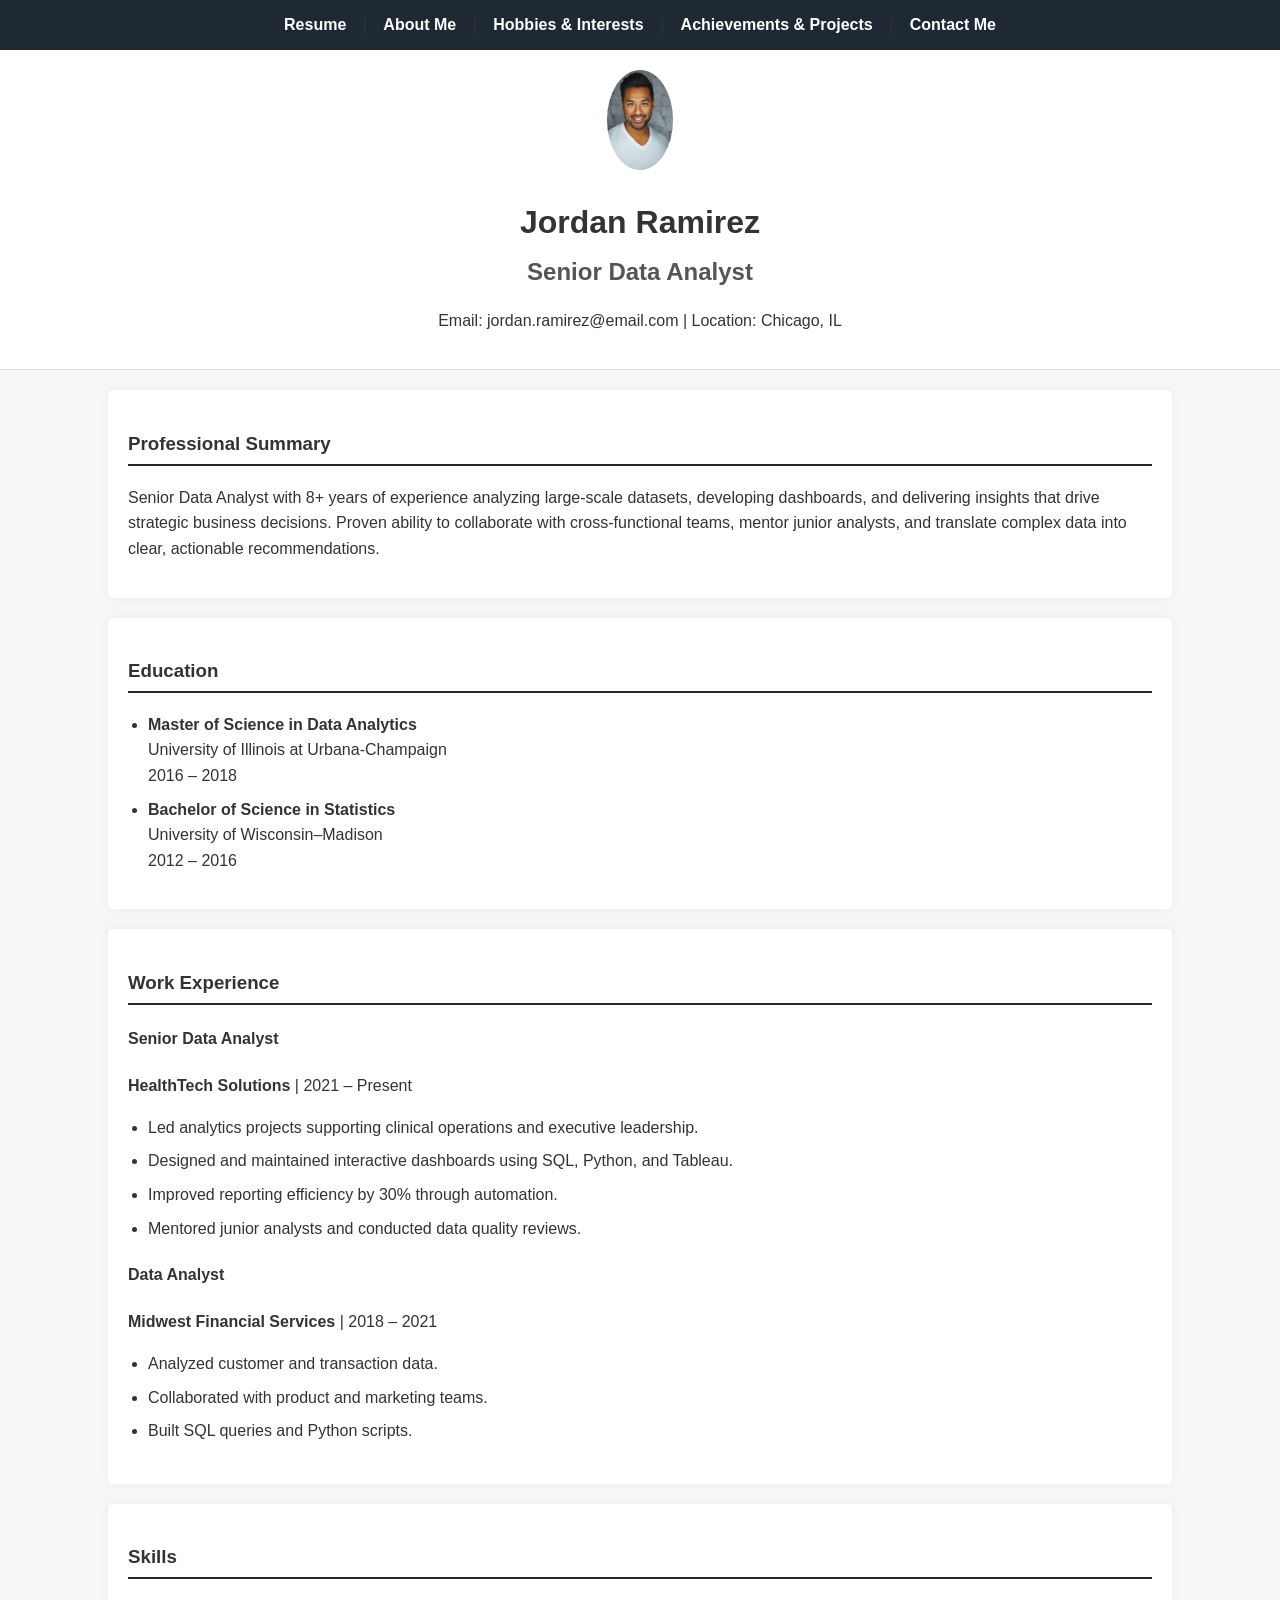
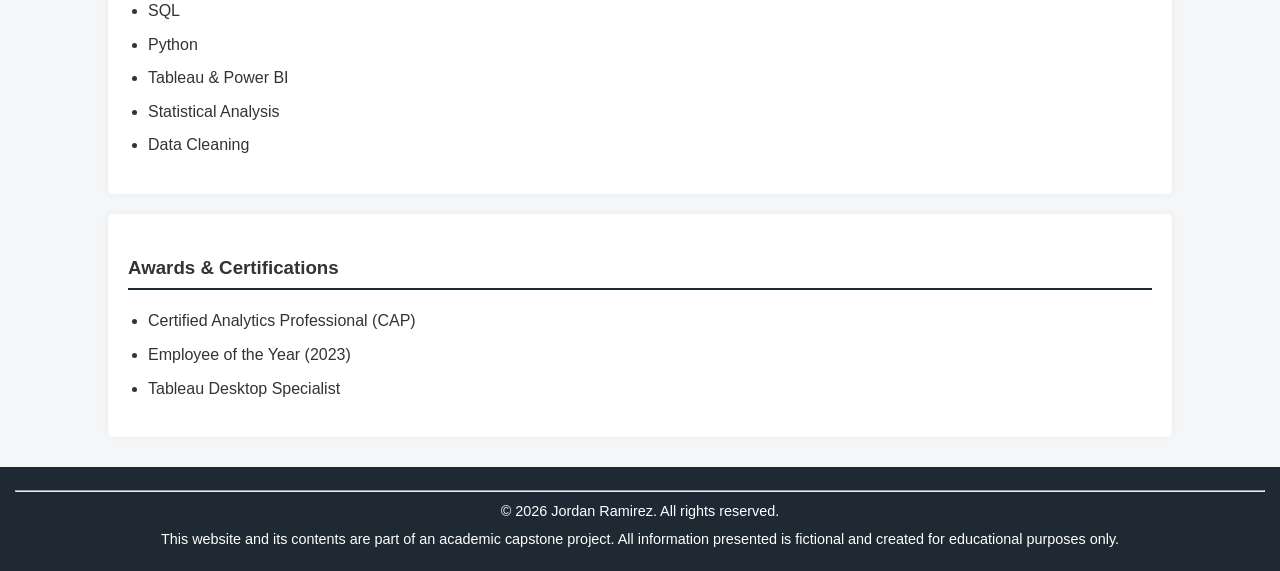
<file: index.html>
<!DOCTYPE html>
<html lang="en">
<head>
    <meta charset="UTF-8">
    <meta name="viewport" content="width=device-width, initial-scale=1.0">
    <title>My Resume</title>
    <link rel="stylesheet", href="css/style.css">
</head>
<body>

    <nav>
        <a href="index.html">Resume</a> |
        <a href="./public/About.html">About Me</a> |
        <a href="./public/hobbies.html">Hobbies & Interests</a> |
        <a href="./public/achievements.html">Achievements & Projects</a> |
        <a href="./public/Contact.html">Contact Me</a>
    </nav>

    <header>
        <img src="./assets/images/profile.jpg" height="100" />
        <h1>Jordan Ramirez</h1>
        <h2>Senior Data Analyst</h2>
        <p>Email: jordan.ramirez@email.com | Location: Chicago, IL</p>
    </header>

    <section id="summary">
        <h3>Professional Summary</h3>
        <p>
            Senior Data Analyst with 8+ years of experience analyzing large-scale datasets,
            developing dashboards, and delivering insights that drive strategic business decisions.
            Proven ability to collaborate with cross-functional teams, mentor junior analysts,
            and translate complex data into clear, actionable recommendations.
        </p>
    </section>

    <section id="education">
        <h3>Education</h3>
        <ul>
            <li>
                <strong>Master of Science in Data Analytics</strong><br>
                University of Illinois at Urbana-Champaign<br>
                2016 – 2018
            </li>
            <li>
                <strong>Bachelor of Science in Statistics</strong><br>
                University of Wisconsin–Madison<br>
                2012 – 2016
            </li>
        </ul>
    </section>

    <section id="experience">
        <h3>Work Experience</h3>

        <article>
            <h4>Senior Data Analyst</h4>
            <p><strong>HealthTech Solutions</strong> | 2021 – Present</p>
            <ul>
                <li>Led analytics projects supporting clinical operations and executive leadership.</li>
                <li>Designed and maintained interactive dashboards using SQL, Python, and Tableau.</li>
                <li>Improved reporting efficiency by 30% through automation.</li>
                <li>Mentored junior analysts and conducted data quality reviews.</li>
            </ul>
        </article>

        <article>
            <h4>Data Analyst</h4>
            <p><strong>Midwest Financial Services</strong> | 2018 – 2021</p>
            <ul>
                <li>Analyzed customer and transaction data.</li>
                <li>Collaborated with product and marketing teams.</li>
                <li>Built SQL queries and Python scripts.</li>
            </ul>
        </article>
    </section>

    <section id="skills">
        <h3>Skills</h3>
        <ul>
            <li>SQL</li>
            <li>Python</li>
            <li>Tableau & Power BI</li>
            <li>Statistical Analysis</li>
            <li>Data Cleaning</li>
        </ul>
    </section>

    <section id="achievements">
        <h3>Awards & Certifications</h3>
        <ul>
            <li>Certified Analytics Professional (CAP)</li>
            <li>Employee of the Year (2023)</li>
            <li>Tableau Desktop Specialist</li>
        </ul>
    </section>

    <footer>
    <hr>
    <p>&copy; 2026 Jordan Ramirez. All rights reserved.</p>
    <p>
        This website and its contents are part of an academic capstone project.
        All information presented is fictional and created for educational purposes only.
    </p>
</footer>


</body>
</html>
</file>
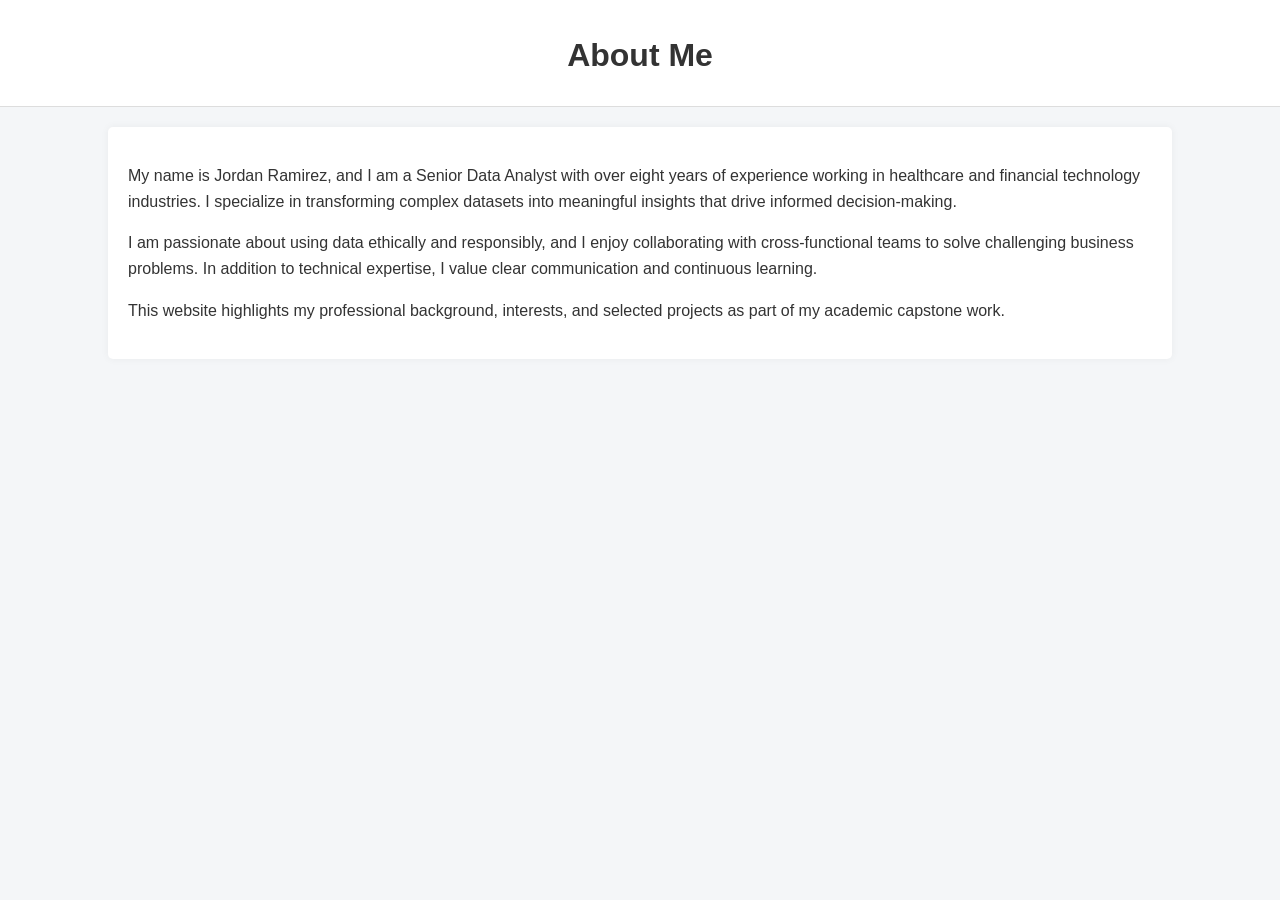
<file: public/About.html>
<!DOCTYPE html>
<html lang="en">
<head>
    <meta charset="UTF-8">
    <title>About Me</title>
        <link rel="stylesheet", href="../css/style.css">

</head>
<body>
    <header>
        <h1>About Me</h1>
    </header>

    <section>
        <p>
            My name is Jordan Ramirez, and I am a Senior Data Analyst with over eight years
            of experience working in healthcare and financial technology industries.
            I specialize in transforming complex datasets into meaningful insights
            that drive informed decision-making.
        </p>

        <p>
            I am passionate about using data ethically and responsibly, and I enjoy
            collaborating with cross-functional teams to solve challenging business problems.
            In addition to technical expertise, I value clear communication and continuous learning.
        </p>

        <p>
            This website highlights my professional background, interests, and selected projects
            as part of my academic capstone work.
        </p>
    </section>
</body>
</html>
</file>
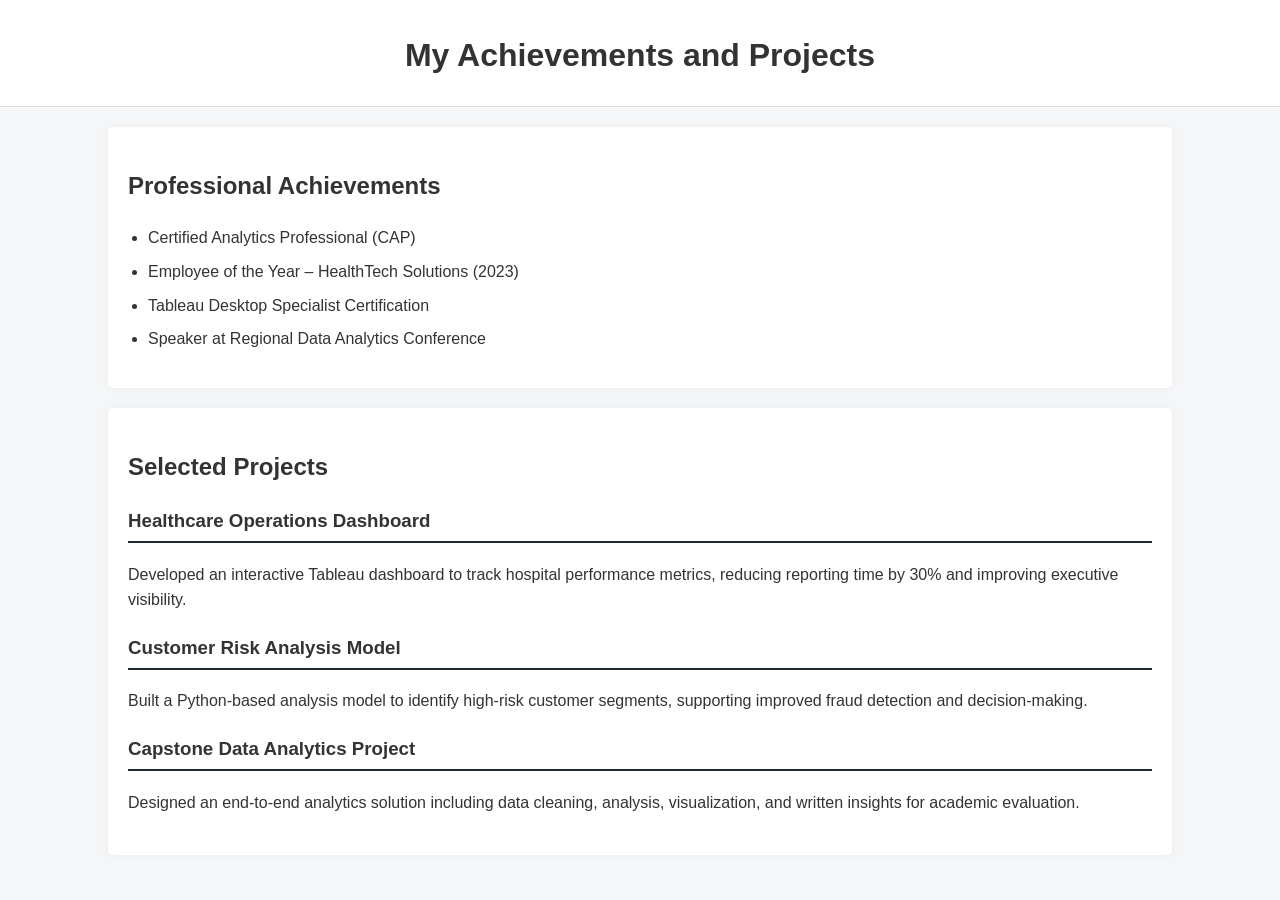
<file: public/achievements.html>
<!DOCTYPE html>
<html lang="en">
<head>
    <meta charset="UTF-8">
    <title>My Achievements and Projects</title>
        <link rel="stylesheet", href="../css/style.css">

</head>
<body>
    <header>
        <h1>My Achievements and Projects</h1>
    </header>

    <section>
        <h2>Professional Achievements</h2>
        <ul>
            <li>Certified Analytics Professional (CAP)</li>
            <li>Employee of the Year – HealthTech Solutions (2023)</li>
            <li>Tableau Desktop Specialist Certification</li>
            <li>Speaker at Regional Data Analytics Conference</li>
        </ul>
    </section>

    <section>
        <h2>Selected Projects</h2>

        <article>
            <h3>Healthcare Operations Dashboard</h3>
            <p>
                Developed an interactive Tableau dashboard to track hospital performance metrics,
                reducing reporting time by 30% and improving executive visibility.
            </p>
        </article>

        <article>
            <h3>Customer Risk Analysis Model</h3>
            <p>
                Built a Python-based analysis model to identify high-risk customer segments,
                supporting improved fraud detection and decision-making.
            </p>
        </article>

        <article>
            <h3>Capstone Data Analytics Project</h3>
            <p>
                Designed an end-to-end analytics solution including data cleaning, analysis,
                visualization, and written insights for academic evaluation.
            </p>
        </article>
    </section>
</body>
</html>
</file>
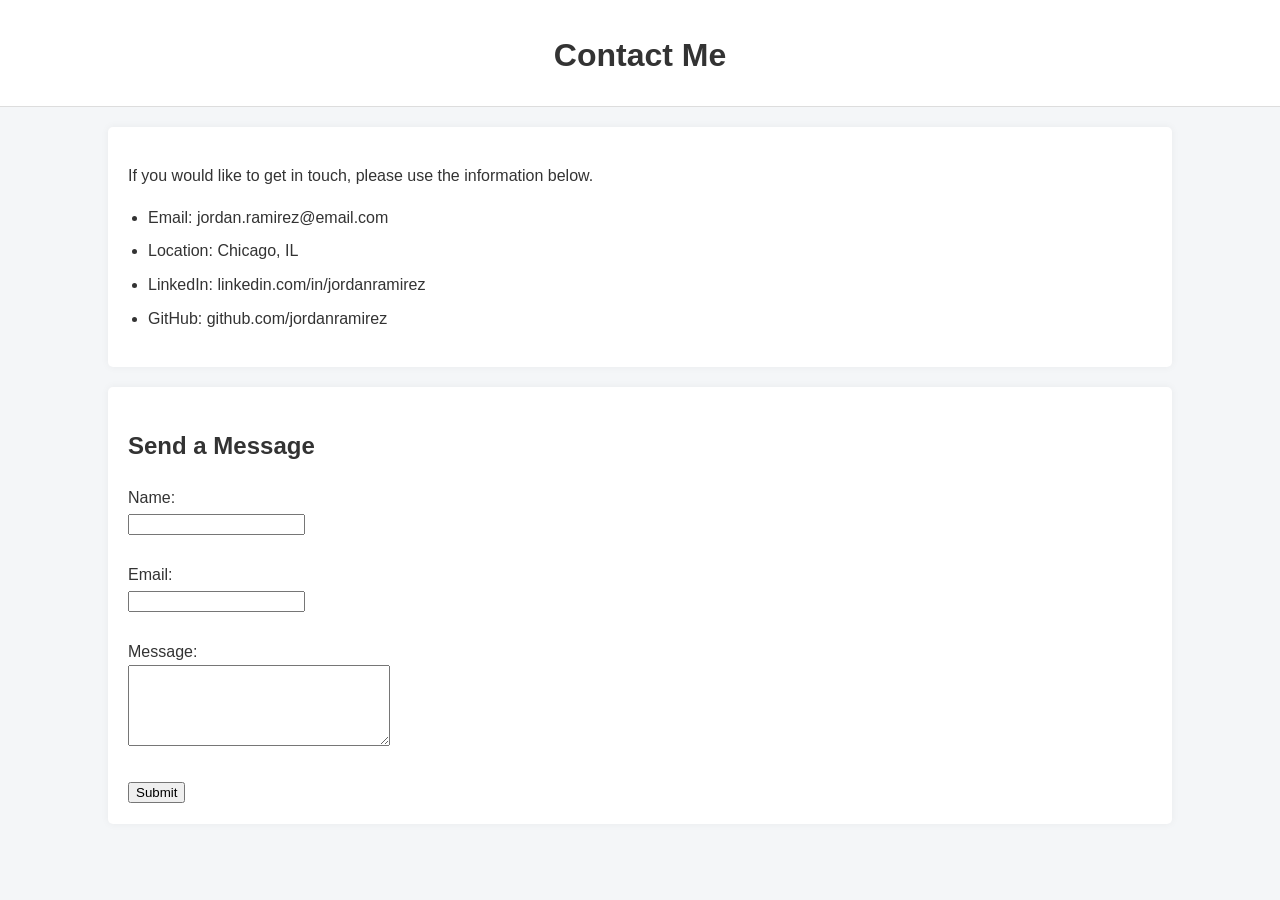
<file: public/Contact.html>
<!DOCTYPE html>
<html lang="en">
<head>
    <meta charset="UTF-8">
    <title>Contact Me</title>
        <link rel="stylesheet", href="../css/style.css">

</head>
<body>
    <header>
        <h1>Contact Me</h1>
    </header>

    <section>
        <p>If you would like to get in touch, please use the information below.</p>

        <ul>
            <li>Email: jordan.ramirez@email.com</li>
            <li>Location: Chicago, IL</li>
            <li>LinkedIn: linkedin.com/in/jordanramirez</li>
            <li>GitHub: github.com/jordanramirez</li>
        </ul>
    </section>

    <section>
        <h2>Send a Message</h2>
        <form>
            <label for="name">Name:</label><br>
            <input type="text" id="name" name="name"><br><br>

            <label for="email">Email:</label><br>
            <input type="email" id="email" name="email"><br><br>

            <label for="message">Message:</label><br>
            <textarea id="message" name="message" rows="5" cols="30"></textarea><br><br>

            <input type="submit" value="Submit">
        </form>
    </section>
</body>
</html>
</file>
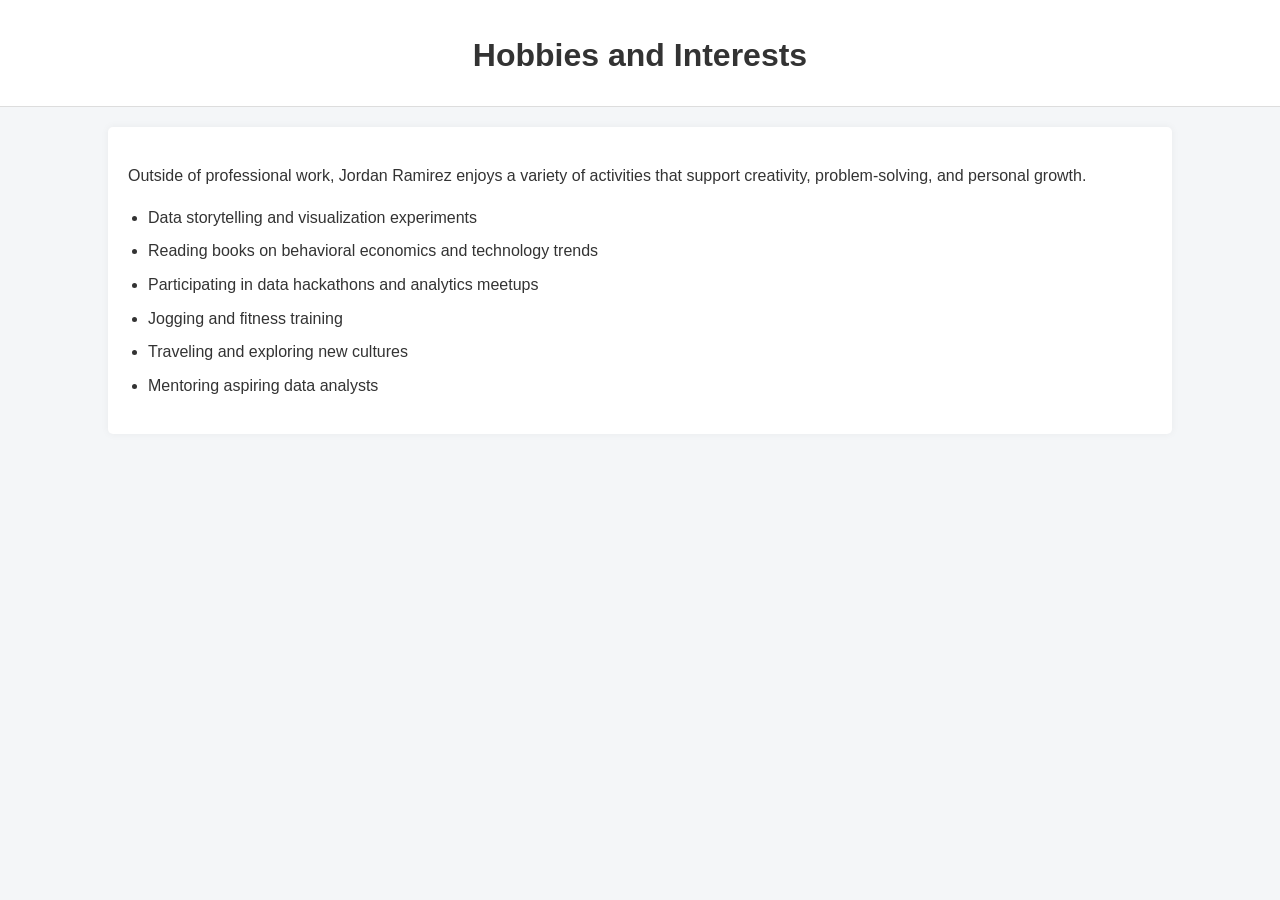
<file: public/hobbies.html>
<!DOCTYPE html>
<html lang="en">
<head>
    <meta charset="UTF-8">
    <title>Hobbies and Interests</title>
        <link rel="stylesheet", href="../css/style.css">

</head>
<body>
    <header>
        <h1>Hobbies and Interests</h1>
    </header>

    <section>
        <p>
            Outside of professional work, Jordan Ramirez enjoys a variety of activities that
            support creativity, problem-solving, and personal growth.
        </p>

        <ul>
            <li>Data storytelling and visualization experiments</li>
            <li>Reading books on behavioral economics and technology trends</li>
            <li>Participating in data hackathons and analytics meetups</li>
            <li>Jogging and fitness training</li>
            <li>Traveling and exploring new cultures</li>
            <li>Mentoring aspiring data analysts</li>
        </ul>
    </section>
</body>
</html>
</file>
<file: css/style.css>
/* Reset some default browser styles */
body {
    margin: 0;
    padding: 0;
    font-family: Arial, Helvetica, sans-serif;
    background-color: #f4f6f8;
    color: #333;
    line-height: 1.6;
}

/* Navigation bar */
nav {
    background-color: #1f2933;
    padding: 12px;
    text-align: center;
}

nav a {
    color: #ffffff;
    text-decoration: none;
    margin: 0 12px;
    font-weight: bold;
}

nav a:hover {
    text-decoration: underline;
}

/* Header section */
header {
    background-color: #ffffff;
    text-align: center;
    padding: 20px;
    border-bottom: 1px solid #ddd;
}

header img {
    border-radius: 50%;
    margin-bottom: 10px;
}

header h1 {
    margin: 10px 0 5px 0;
}

header h2 {
    margin: 0;
    color: #555;
}

/* Main content sections */
section {
    background-color: #ffffff;
    margin: 20px auto;
    padding: 20px;
    width: 80%;
    border-radius: 5px;
    box-shadow: 0 0 8px rgba(0, 0, 0, 0.05);
}

section h3 {
    border-bottom: 2px solid #1f2933;
    padding-bottom: 5px;
}

/* Lists */
ul {
    padding-left: 20px;
}

li {
    margin-bottom: 8px;
}

/* Articles (work experience & projects) */
article {
    margin-bottom: 20px;
}

/* Footer */
footer {
    background-color: #1f2933;
    color: #ffffff;
    text-align: center;
    padding: 15px;
    margin-top: 30px;
}

footer p {
    margin: 5px 0;
    font-size: 0.9em;
}
</file>
